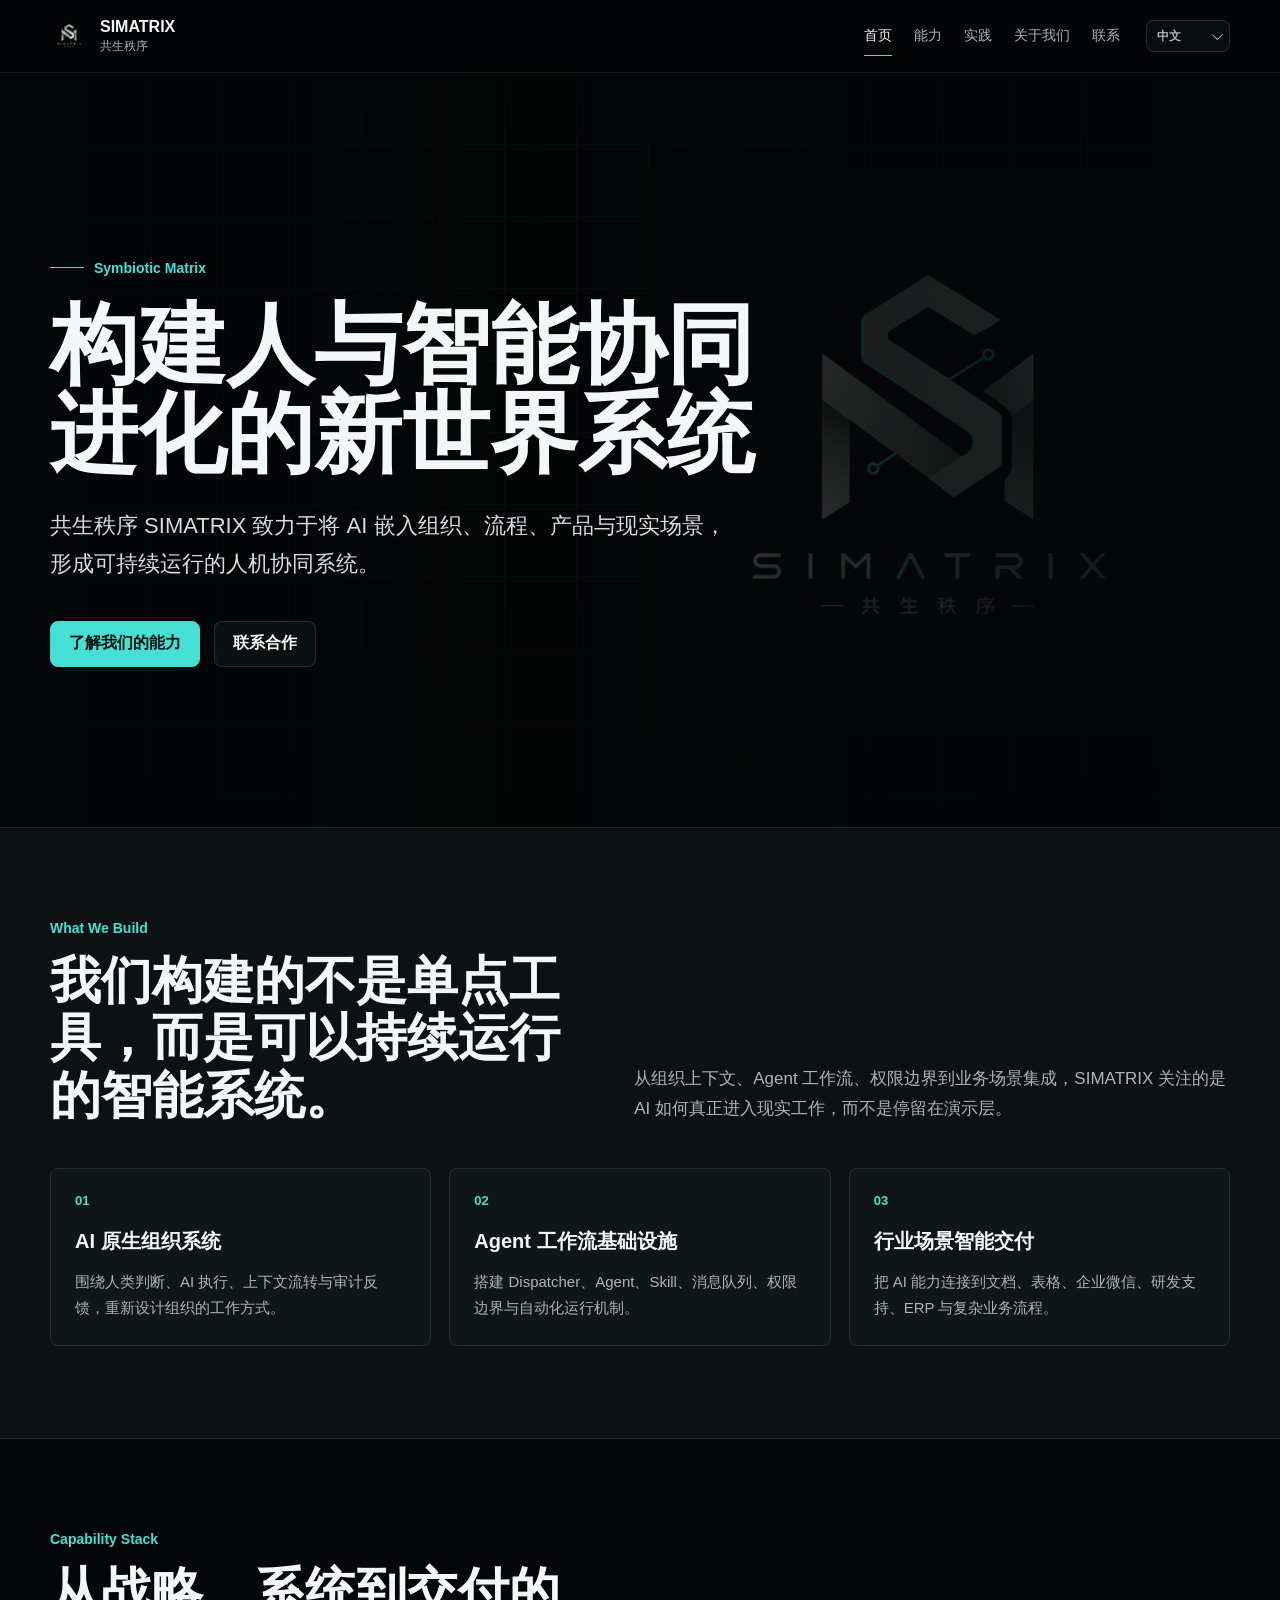
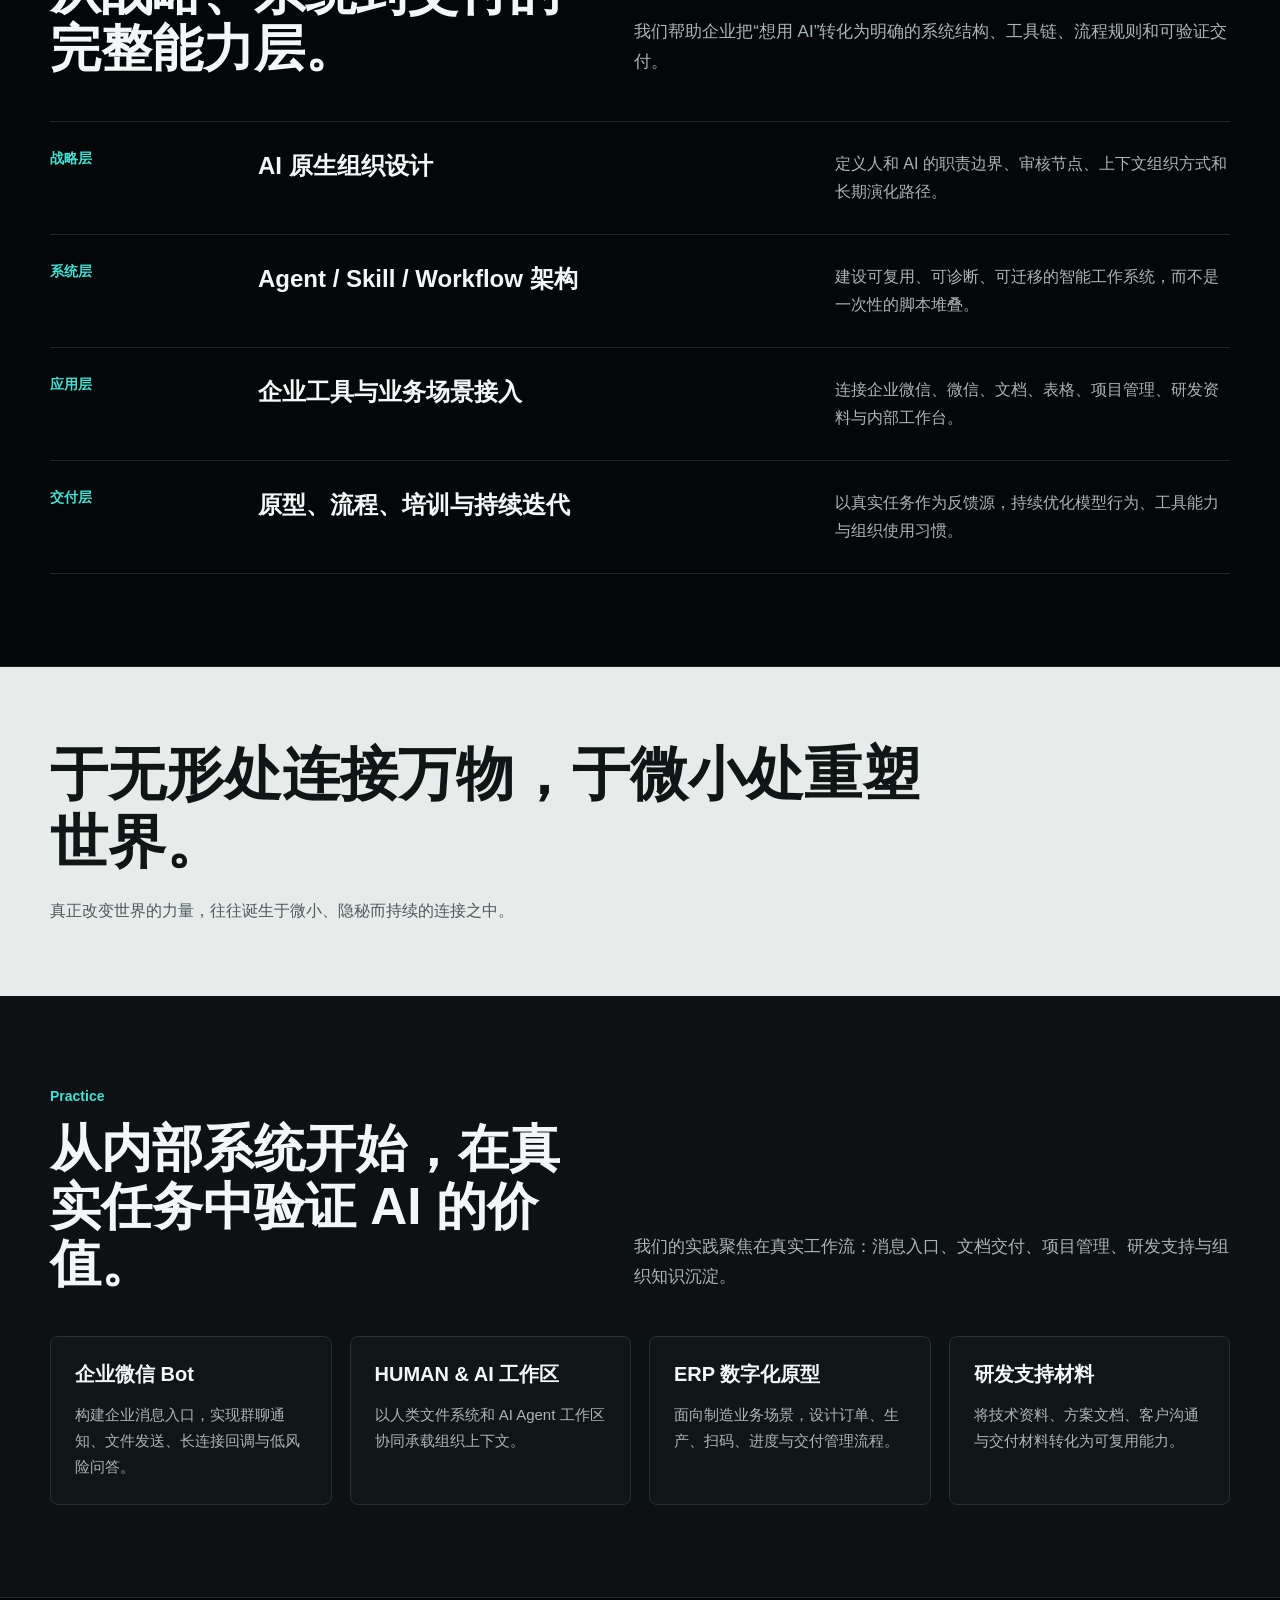
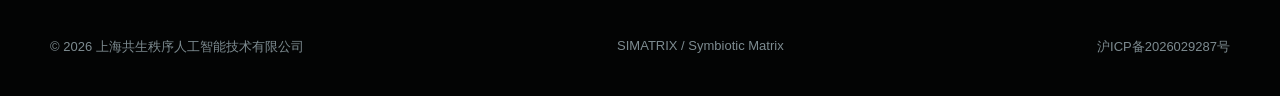
<file: index.html>
<!doctype html>
<html lang="zh-CN">
<head>
  <meta charset="utf-8">
  <meta name="viewport" content="width=device-width, initial-scale=1">
  <title>SIMATRIX 共生秩序 | 人与智能协同进化系统</title>
  <meta name="description" content="共生秩序 SIMATRIX 是一家致力于构建人与智能协同进化系统的人工智能技术公司。">
  <link rel="stylesheet" href="styles.css">
</head>
<body>
  <header class="site-header">
    <nav class="nav" aria-label="主导航">
      <a class="brand" href="index.html">
        <img class="brand-mark" src="assets/simatrix-logo.png" alt="SIMATRIX Logo">
        <span class="brand-name"><strong>SIMATRIX</strong><span>共生秩序</span></span>
      </a>
      <button class="nav-toggle" type="button" aria-label="打开导航" aria-expanded="false">☰</button>
      <div class="nav-links">
        <a class="active" href="index.html">首页</a>
        <a href="capabilities.html">能力</a>
        <a href="work.html">实践</a>
        <a href="about.html">关于我们</a>
        <a href="contact.html">联系</a>
        <div class="lang-switch" aria-label="语言切换">
          <select aria-label="语言切换">
            <option value="zh">中文</option>
            <option value="en">English</option>
            <option value="ja">日本語</option>
            <option value="ko">한국어</option>
          </select>
        </div>
      </div>
    </nav>
  </header>

  <main>
    <section class="hero">
      <div class="hero-inner">
        <div class="eyebrow">Symbiotic Matrix</div>
        <h1>构建人与智能协同进化的新世界系统</h1>
        <p class="hero-copy">共生秩序 SIMATRIX 致力于将 AI 嵌入组织、流程、产品与现实场景，形成可持续运行的人机协同系统。</p>
        <div class="hero-actions">
          <a class="button primary" href="capabilities.html">了解我们的能力</a>
          <a class="button secondary" href="contact.html">联系合作</a>
        </div>
      </div>
    </section>

    <section class="section band-dark">
      <div class="section-inner">
        <div class="section-head">
          <div>
            <div class="section-kicker">What We Build</div>
            <h2>我们构建的不是单点工具，而是可以持续运行的智能系统。</h2>
          </div>
          <p class="section-lead">从组织上下文、Agent 工作流、权限边界到业务场景集成，SIMATRIX 关注的是 AI 如何真正进入现实工作，而不是停留在演示层。</p>
        </div>
        <div class="grid-3">
          <article class="card">
            <div class="card-number">01</div>
            <h3>AI 原生组织系统</h3>
            <p>围绕人类判断、AI 执行、上下文流转与审计反馈，重新设计组织的工作方式。</p>
          </article>
          <article class="card">
            <div class="card-number">02</div>
            <h3>Agent 工作流基础设施</h3>
            <p>搭建 Dispatcher、Agent、Skill、消息队列、权限边界与自动化运行机制。</p>
          </article>
          <article class="card">
            <div class="card-number">03</div>
            <h3>行业场景智能交付</h3>
            <p>把 AI 能力连接到文档、表格、企业微信、研发支持、ERP 与复杂业务流程。</p>
          </article>
        </div>
      </div>
    </section>

    <section class="section">
      <div class="section-inner">
        <div class="section-head">
          <div>
            <div class="section-kicker">Capability Stack</div>
            <h2>从战略、系统到交付的完整能力层。</h2>
          </div>
          <p class="section-lead">我们帮助企业把“想用 AI”转化为明确的系统结构、工具链、流程规则和可验证交付。</p>
        </div>
        <div class="capability-row">
          <strong>战略层</strong>
          <h3>AI 原生组织设计</h3>
          <p>定义人和 AI 的职责边界、审核节点、上下文组织方式和长期演化路径。</p>
        </div>
        <div class="capability-row">
          <strong>系统层</strong>
          <h3>Agent / Skill / Workflow 架构</h3>
          <p>建设可复用、可诊断、可迁移的智能工作系统，而不是一次性的脚本堆叠。</p>
        </div>
        <div class="capability-row">
          <strong>应用层</strong>
          <h3>企业工具与业务场景接入</h3>
          <p>连接企业微信、微信、文档、表格、项目管理、研发资料与内部工作台。</p>
        </div>
        <div class="capability-row">
          <strong>交付层</strong>
          <h3>原型、流程、培训与持续迭代</h3>
          <p>以真实任务作为反馈源，持续优化模型行为、工具能力与组织使用习惯。</p>
        </div>
      </div>
    </section>

    <section class="quote-band">
      <div class="section-inner">
        <p class="quote">于无形处连接万物，于微小处重塑世界。</p>
        <p class="quote-caption">真正改变世界的力量，往往诞生于微小、隐秘而持续的连接之中。</p>
      </div>
    </section>

    <section class="section band-dark">
      <div class="section-inner">
        <div class="section-head">
          <div>
            <div class="section-kicker">Practice</div>
            <h2>从内部系统开始，在真实任务中验证 AI 的价值。</h2>
          </div>
          <p class="section-lead">我们的实践聚焦在真实工作流：消息入口、文档交付、项目管理、研发支持与组织知识沉淀。</p>
        </div>
        <div class="grid-4">
          <article class="card">
            <h3>企业微信 Bot</h3>
            <p>构建企业消息入口，实现群聊通知、文件发送、长连接回调与低风险问答。</p>
          </article>
          <article class="card">
            <h3>HUMAN & AI 工作区</h3>
            <p>以人类文件系统和 AI Agent 工作区协同承载组织上下文。</p>
          </article>
          <article class="card">
            <h3>ERP 数字化原型</h3>
            <p>面向制造业务场景，设计订单、生产、扫码、进度与交付管理流程。</p>
          </article>
          <article class="card">
            <h3>研发支持材料</h3>
            <p>将技术资料、方案文档、客户沟通与交付材料转化为可复用能力。</p>
          </article>
        </div>
      </div>
    </section>
  </main>

  <footer class="site-footer">
    <div class="footer-inner">
      <span class="footer-copyright">© 2026 上海共生秩序人工智能技术有限公司</span>
      <span class="footer-tagline">SIMATRIX / Symbiotic Matrix</span>
      <a class="icp-link" href="https://beian.miit.gov.cn/" target="_blank" rel="noopener noreferrer">沪ICP备2026029287号</a>
    </div>
  </footer>
  <script src="script.js"></script>
</body>
</html>
</file>
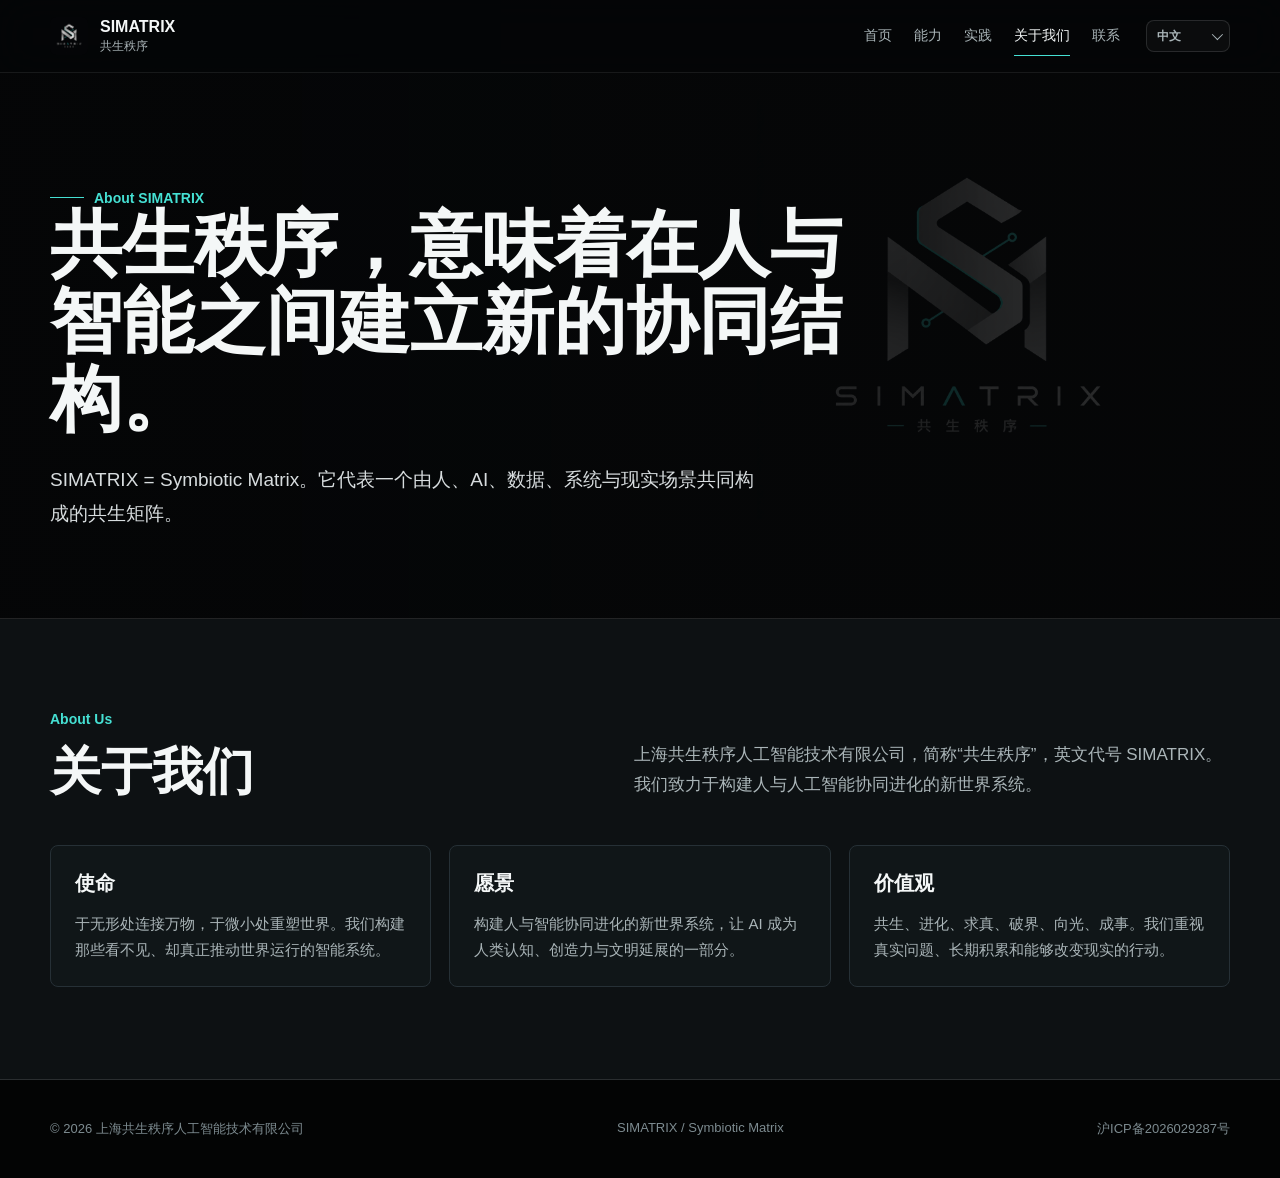
<file: about.html>
<!doctype html>
<html lang="zh-CN">
<head>
  <meta charset="utf-8">
  <meta name="viewport" content="width=device-width, initial-scale=1">
  <title>关于我们 | SIMATRIX 共生秩序</title>
  <meta name="description" content="上海共生秩序人工智能技术有限公司，SIMATRIX，构建人与智能协同进化系统。">
  <link rel="stylesheet" href="styles.css">
</head>
<body>
  <header class="site-header">
    <nav class="nav" aria-label="主导航">
      <a class="brand" href="index.html"><img class="brand-mark" src="assets/simatrix-logo.png" alt="SIMATRIX Logo"><span class="brand-name"><strong>SIMATRIX</strong><span>共生秩序</span></span></a>
      <button class="nav-toggle" type="button" aria-label="打开导航" aria-expanded="false">☰</button>
      <div class="nav-links"><a href="index.html">首页</a><a href="capabilities.html">能力</a><a href="work.html">实践</a><a class="active" href="about.html">关于我们</a><a href="contact.html">联系</a><div class="lang-switch" aria-label="语言切换"><select aria-label="语言切换"><option value="zh">中文</option><option value="en">English</option><option value="ja">日本語</option><option value="ko">한국어</option></select></div></div>
    </nav>
  </header>

  <main>
    <section class="page-hero">
      <div class="section-inner">
        <div class="eyebrow">About SIMATRIX</div>
        <h1>共生秩序，意味着在人与智能之间建立新的协同结构。</h1>
        <p>SIMATRIX = Symbiotic Matrix。它代表一个由人、AI、数据、系统与现实场景共同构成的共生矩阵。</p>
      </div>
    </section>

    <section class="section band-dark" id="about">
      <div class="section-inner">
        <div class="section-head">
          <div>
            <div class="section-kicker">About Us</div>
            <h2>关于我们</h2>
          </div>
          <p class="section-lead">上海共生秩序人工智能技术有限公司，简称“共生秩序”，英文代号 SIMATRIX。我们致力于构建人与人工智能协同进化的新世界系统。</p>
        </div>
        <div class="grid-3">
          <article class="card">
            <h3>使命</h3>
            <p>于无形处连接万物，于微小处重塑世界。我们构建那些看不见、却真正推动世界运行的智能系统。</p>
          </article>
          <article class="card">
            <h3>愿景</h3>
            <p>构建人与智能协同进化的新世界系统，让 AI 成为人类认知、创造力与文明延展的一部分。</p>
          </article>
          <article class="card">
            <h3>价值观</h3>
            <p>共生、进化、求真、破界、向光、成事。我们重视真实问题、长期积累和能够改变现实的行动。</p>
          </article>
        </div>
      </div>
    </section>

  </main>

  <footer class="site-footer"><div class="footer-inner"><span class="footer-copyright">© 2026 上海共生秩序人工智能技术有限公司</span><span class="footer-tagline">SIMATRIX / Symbiotic Matrix</span><a class="icp-link" href="https://beian.miit.gov.cn/" target="_blank" rel="noopener noreferrer">沪ICP备2026029287号</a></div></footer>
  <script src="script.js"></script>
</body>
</html>
</file>
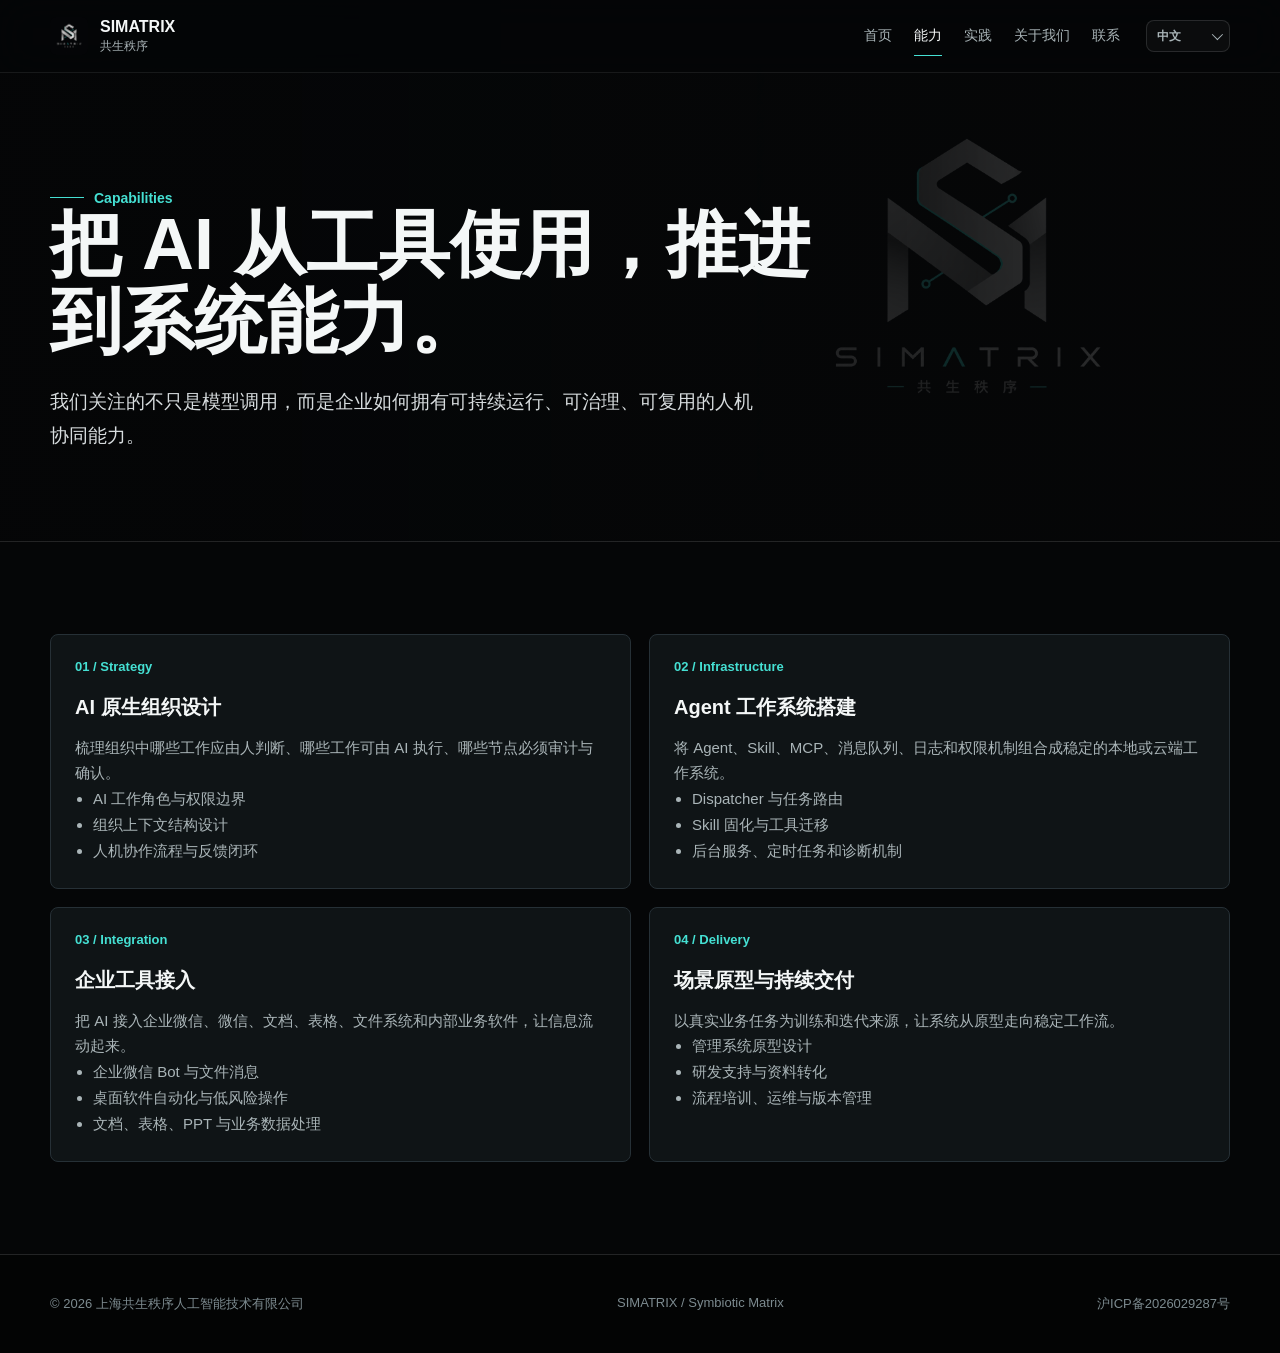
<file: capabilities.html>
<!doctype html>
<html lang="zh-CN">
<head>
  <meta charset="utf-8">
  <meta name="viewport" content="width=device-width, initial-scale=1">
  <title>能力 | SIMATRIX 共生秩序</title>
  <meta name="description" content="共生秩序的 AI 原生组织、Agent 工作流、企业工具接入与行业场景智能交付能力。">
  <link rel="stylesheet" href="styles.css">
</head>
<body>
  <header class="site-header">
    <nav class="nav" aria-label="主导航">
      <a class="brand" href="index.html"><img class="brand-mark" src="assets/simatrix-logo.png" alt="SIMATRIX Logo"><span class="brand-name"><strong>SIMATRIX</strong><span>共生秩序</span></span></a>
      <button class="nav-toggle" type="button" aria-label="打开导航" aria-expanded="false">☰</button>
      <div class="nav-links"><a href="index.html">首页</a><a class="active" href="capabilities.html">能力</a><a href="work.html">实践</a><a href="about.html">关于我们</a><a href="contact.html">联系</a><div class="lang-switch" aria-label="语言切换"><select aria-label="语言切换"><option value="zh">中文</option><option value="en">English</option><option value="ja">日本語</option><option value="ko">한국어</option></select></div></div>
    </nav>
  </header>

  <main>
    <section class="page-hero">
      <div class="section-inner">
        <div class="eyebrow">Capabilities</div>
        <h1>把 AI 从工具使用，推进到系统能力。</h1>
        <p>我们关注的不只是模型调用，而是企业如何拥有可持续运行、可治理、可复用的人机协同能力。</p>
      </div>
    </section>

    <section class="section">
      <div class="section-inner">
        <div class="grid-2">
          <article class="card">
            <div class="card-number">01 / Strategy</div>
            <h3>AI 原生组织设计</h3>
            <p>梳理组织中哪些工作应由人判断、哪些工作可由 AI 执行、哪些节点必须审计与确认。</p>
            <ul>
              <li>AI 工作角色与权限边界</li>
              <li>组织上下文结构设计</li>
              <li>人机协作流程与反馈闭环</li>
            </ul>
          </article>
          <article class="card">
            <div class="card-number">02 / Infrastructure</div>
            <h3>Agent 工作系统搭建</h3>
            <p>将 Agent、Skill、MCP、消息队列、日志和权限机制组合成稳定的本地或云端工作系统。</p>
            <ul>
              <li>Dispatcher 与任务路由</li>
              <li>Skill 固化与工具迁移</li>
              <li>后台服务、定时任务和诊断机制</li>
            </ul>
          </article>
          <article class="card">
            <div class="card-number">03 / Integration</div>
            <h3>企业工具接入</h3>
            <p>把 AI 接入企业微信、微信、文档、表格、文件系统和内部业务软件，让信息流动起来。</p>
            <ul>
              <li>企业微信 Bot 与文件消息</li>
              <li>桌面软件自动化与低风险操作</li>
              <li>文档、表格、PPT 与业务数据处理</li>
            </ul>
          </article>
          <article class="card">
            <div class="card-number">04 / Delivery</div>
            <h3>场景原型与持续交付</h3>
            <p>以真实业务任务为训练和迭代来源，让系统从原型走向稳定工作流。</p>
            <ul>
              <li>管理系统原型设计</li>
              <li>研发支持与资料转化</li>
              <li>流程培训、运维与版本管理</li>
            </ul>
          </article>
        </div>
      </div>
    </section>
  </main>

  <footer class="site-footer"><div class="footer-inner"><span class="footer-copyright">© 2026 上海共生秩序人工智能技术有限公司</span><span class="footer-tagline">SIMATRIX / Symbiotic Matrix</span><a class="icp-link" href="https://beian.miit.gov.cn/" target="_blank" rel="noopener noreferrer">沪ICP备2026029287号</a></div></footer>
  <script src="script.js"></script>
</body>
</html>
</file>
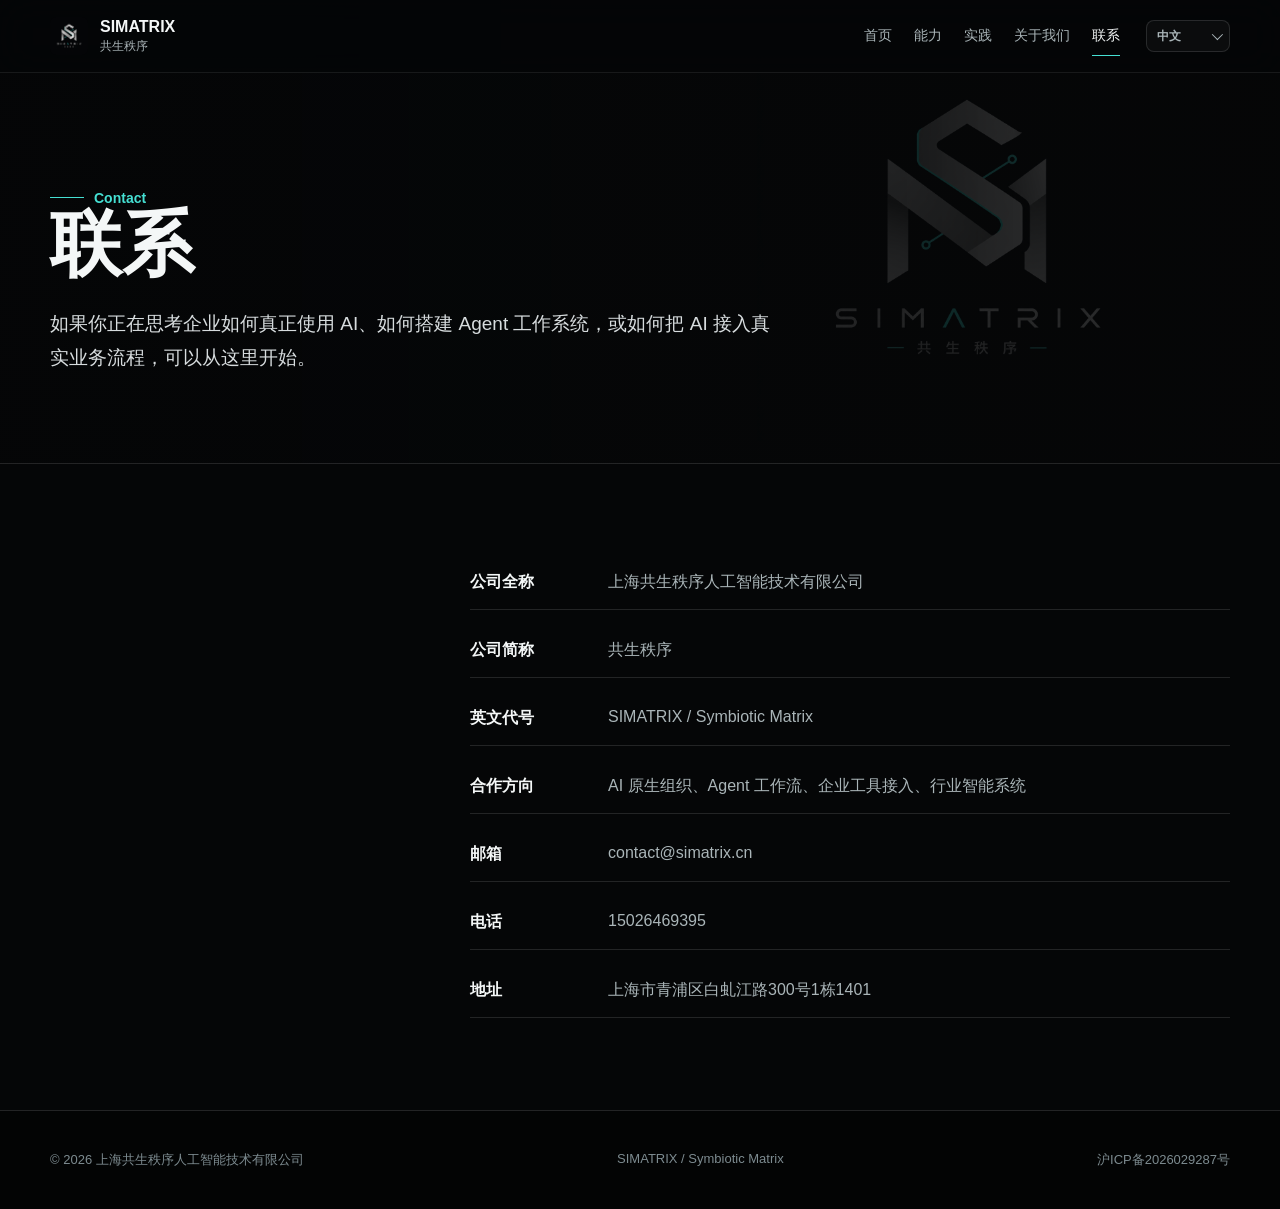
<file: contact.html>
<!doctype html>
<html lang="zh-CN">
<head>
  <meta charset="utf-8">
  <meta name="viewport" content="width=device-width, initial-scale=1">
  <title>联系 | SIMATRIX 共生秩序</title>
  <meta name="description" content="联系上海共生秩序人工智能技术有限公司，了解 AI 原生组织、Agent 工作流和企业智能系统合作。">
  <link rel="stylesheet" href="styles.css">
</head>
<body>
  <header class="site-header">
    <nav class="nav" aria-label="主导航">
      <a class="brand" href="index.html"><img class="brand-mark" src="assets/simatrix-logo.png" alt="SIMATRIX Logo"><span class="brand-name"><strong>SIMATRIX</strong><span>共生秩序</span></span></a>
      <button class="nav-toggle" type="button" aria-label="打开导航" aria-expanded="false">☰</button>
      <div class="nav-links"><a href="index.html">首页</a><a href="capabilities.html">能力</a><a href="work.html">实践</a><a href="about.html">关于我们</a><a class="active" href="contact.html">联系</a><div class="lang-switch" aria-label="语言切换"><select aria-label="语言切换"><option value="zh">中文</option><option value="en">English</option><option value="ja">日本語</option><option value="ko">한국어</option></select></div></div>
    </nav>
  </header>

  <main>
    <section class="page-hero contact-hero">
      <div class="section-inner">
        <div class="eyebrow">Contact</div>
        <h1>联系</h1>
        <p>如果你正在思考企业如何真正使用 AI、如何搭建 Agent 工作系统，或如何把 AI 接入真实业务流程，可以从这里开始。</p>
      </div>
    </section>

    <section class="section" id="contact">
      <div class="section-inner contact-panel">
        <div class="info-list">
          <div class="info-line"><strong>公司全称</strong><span>上海共生秩序人工智能技术有限公司</span></div>
          <div class="info-line"><strong>公司简称</strong><span>共生秩序</span></div>
          <div class="info-line"><strong>英文代号</strong><span>SIMATRIX / Symbiotic Matrix</span></div>
          <div class="info-line"><strong>合作方向</strong><span>AI 原生组织、Agent 工作流、企业工具接入、行业智能系统</span></div>
          <div class="info-line"><strong>邮箱</strong><span><a href="mailto:contact@simatrix.cn">contact@simatrix.cn</a></span></div>
          <div class="info-line"><strong>电话</strong><span><a href="tel:+8615026469395">15026469395</a></span></div>
          <div class="info-line"><strong>地址</strong><span>上海市青浦区白虬江路300号1栋1401</span></div>
        </div>
      </div>
    </section>
  </main>

  <footer class="site-footer"><div class="footer-inner"><span class="footer-copyright">© 2026 上海共生秩序人工智能技术有限公司</span><span class="footer-tagline">SIMATRIX / Symbiotic Matrix</span><a class="icp-link" href="https://beian.miit.gov.cn/" target="_blank" rel="noopener noreferrer">沪ICP备2026029287号</a></div></footer>
  <script src="script.js?v=20260720-contact"></script>
</body>
</html>
</file>
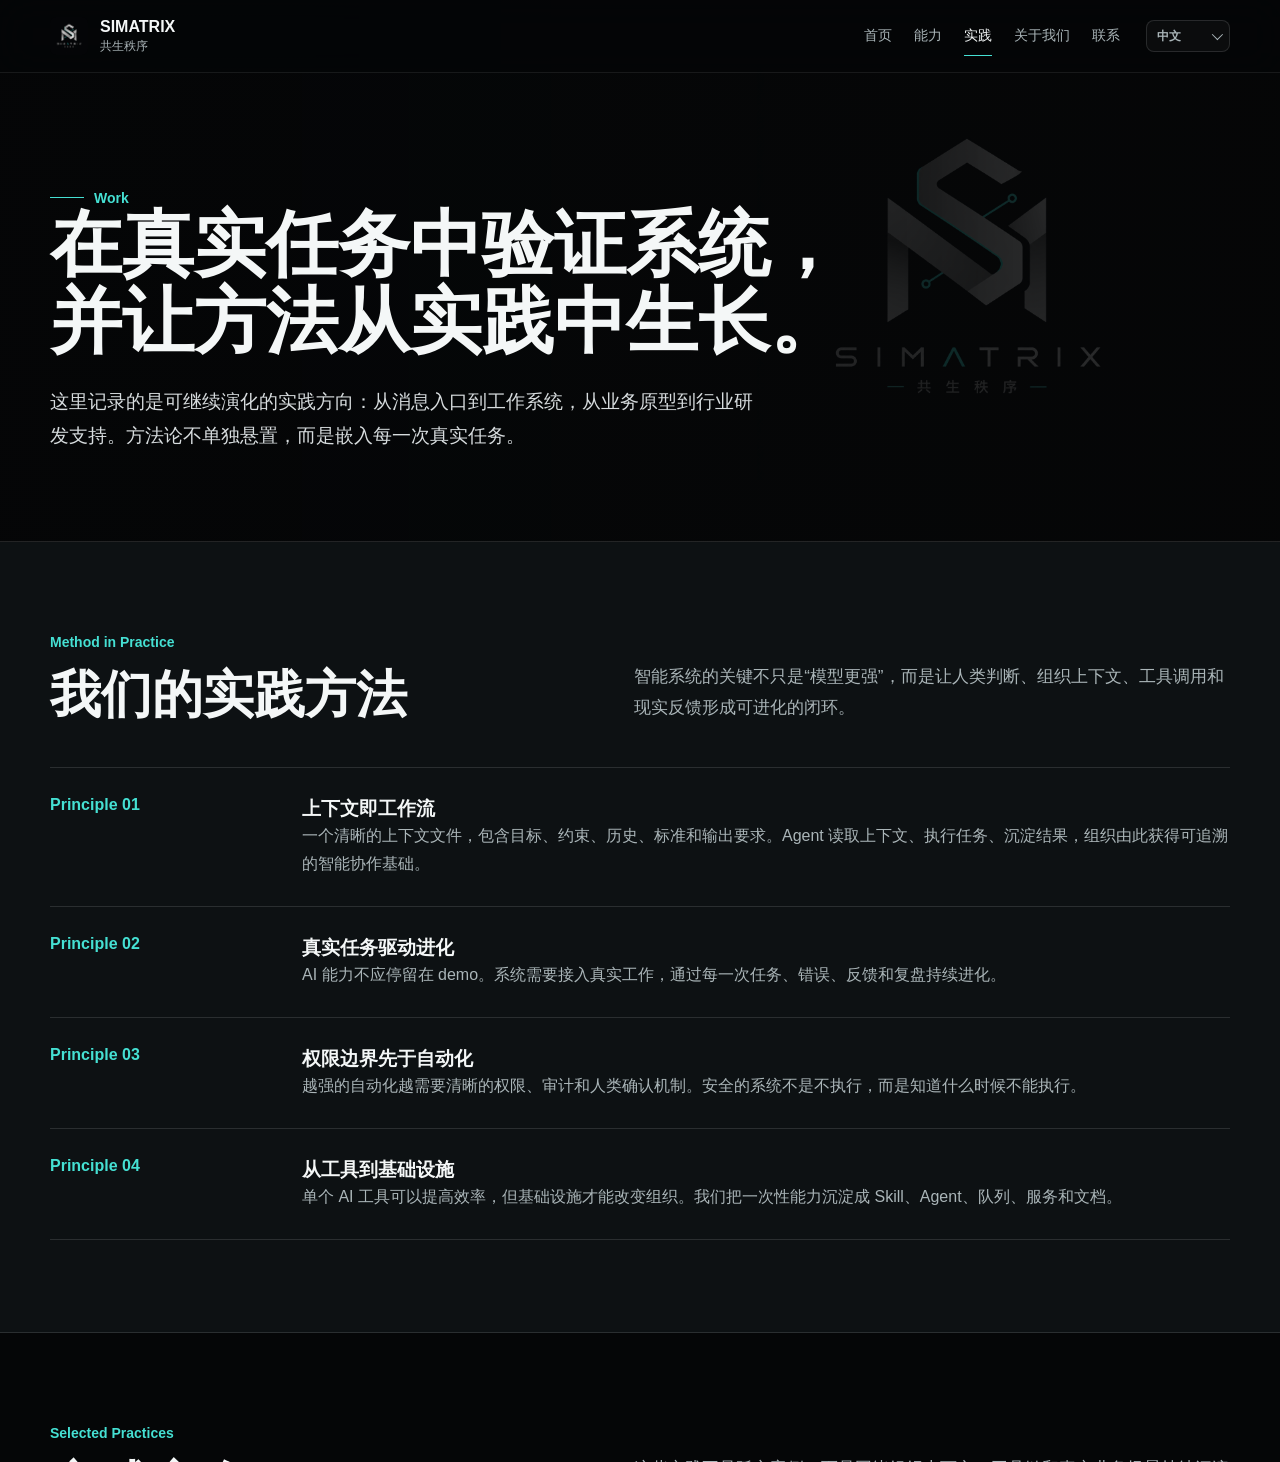
<file: methodology.html>
<!doctype html>
<html lang="zh-CN">
<head>
  <meta charset="utf-8">
  <meta name="viewport" content="width=device-width, initial-scale=1">
  <meta http-equiv="refresh" content="0; url=work.html">
  <title>方法论已整合至实践 | SIMATRIX 共生秩序</title>
  <link rel="stylesheet" href="styles.css">
</head>
<body>
  <main class="page-hero">
    <div class="section-inner">
      <div class="eyebrow">Redirect</div>
      <h1>方法论已整合到实践页面。</h1>
      <p>如果页面没有自动跳转，请打开 <a href="work.html">实践</a>。</p>
    </div>
  </main>
</body>
</html>
</file>
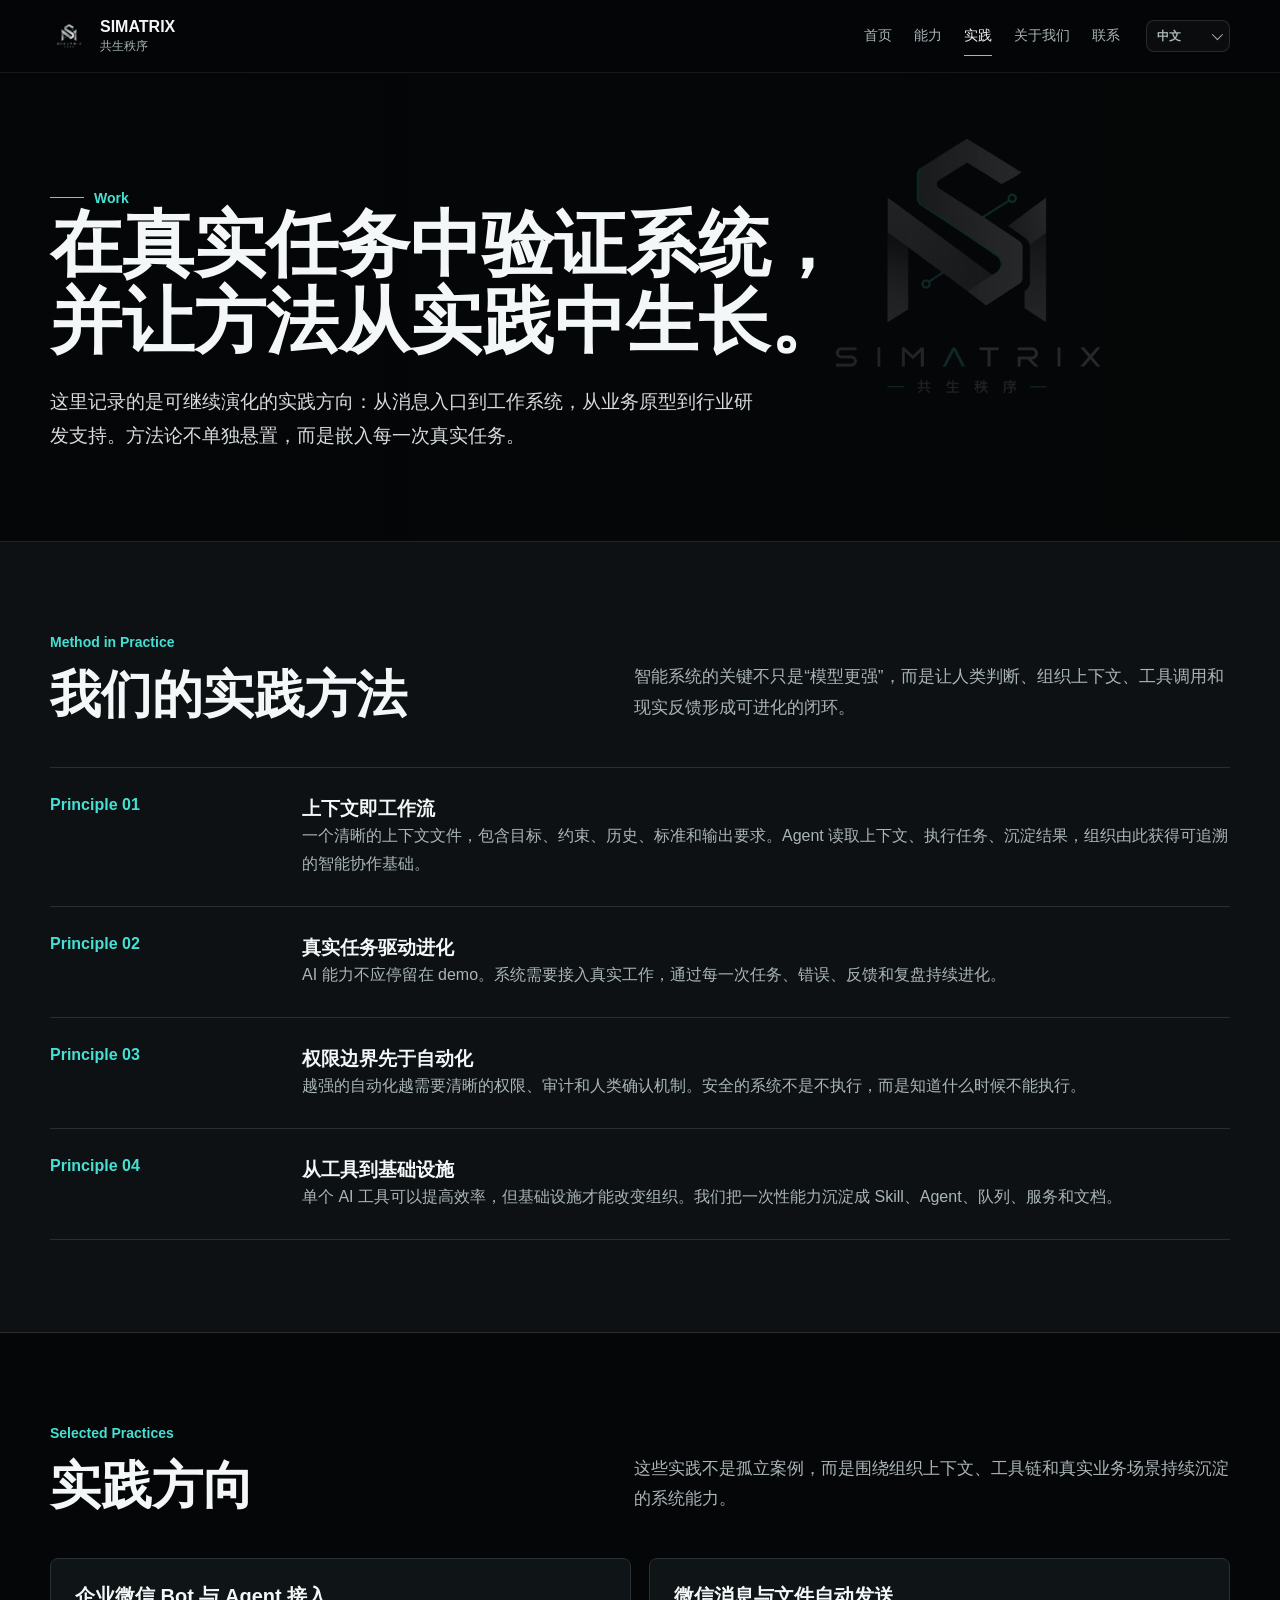
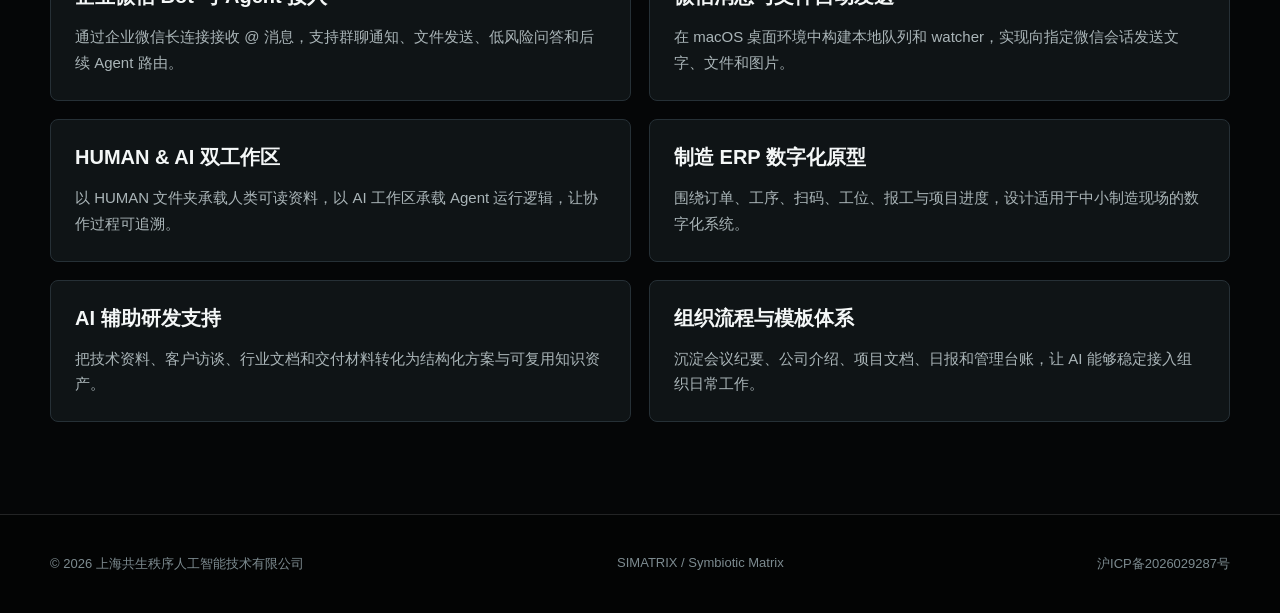
<file: work.html>
<!doctype html>
<html lang="zh-CN">
<head>
  <meta charset="utf-8">
  <meta name="viewport" content="width=device-width, initial-scale=1">
  <title>实践 | SIMATRIX 共生秩序</title>
  <meta name="description" content="共生秩序的 AI 系统实践、企业工具接入、ERP 原型、研发支持与方法论。">
  <link rel="stylesheet" href="styles.css">
</head>
<body>
  <header class="site-header">
    <nav class="nav" aria-label="主导航">
      <a class="brand" href="index.html"><img class="brand-mark" src="assets/simatrix-logo.png" alt="SIMATRIX Logo"><span class="brand-name"><strong>SIMATRIX</strong><span>共生秩序</span></span></a>
      <button class="nav-toggle" type="button" aria-label="打开导航" aria-expanded="false">☰</button>
      <div class="nav-links"><a href="index.html">首页</a><a href="capabilities.html">能力</a><a class="active" href="work.html">实践</a><a href="about.html">关于我们</a><a href="contact.html">联系</a><div class="lang-switch" aria-label="语言切换"><select aria-label="语言切换"><option value="zh">中文</option><option value="en">English</option><option value="ja">日本語</option><option value="ko">한국어</option></select></div></div>
    </nav>
  </header>

  <main>
    <section class="page-hero">
      <div class="section-inner">
        <div class="eyebrow">Work</div>
        <h1>在真实任务中验证系统，并让方法从实践中生长。</h1>
        <p>这里记录的是可继续演化的实践方向：从消息入口到工作系统，从业务原型到行业研发支持。方法论不单独悬置，而是嵌入每一次真实任务。</p>
      </div>
    </section>

    <section class="section band-dark">
      <div class="section-inner">
        <div class="section-head">
          <div>
            <div class="section-kicker">Method in Practice</div>
            <h2>我们的实践方法</h2>
          </div>
          <p class="section-lead">智能系统的关键不只是“模型更强”，而是让人类判断、组织上下文、工具调用和现实反馈形成可进化的闭环。</p>
        </div>
        <div class="timeline">
          <div class="timeline-item">
            <span>Principle 01</span>
            <div>
              <h3>上下文即工作流</h3>
              <p>一个清晰的上下文文件，包含目标、约束、历史、标准和输出要求。Agent 读取上下文、执行任务、沉淀结果，组织由此获得可追溯的智能协作基础。</p>
            </div>
          </div>
          <div class="timeline-item">
            <span>Principle 02</span>
            <div>
              <h3>真实任务驱动进化</h3>
              <p>AI 能力不应停留在 demo。系统需要接入真实工作，通过每一次任务、错误、反馈和复盘持续进化。</p>
            </div>
          </div>
          <div class="timeline-item">
            <span>Principle 03</span>
            <div>
              <h3>权限边界先于自动化</h3>
              <p>越强的自动化越需要清晰的权限、审计和人类确认机制。安全的系统不是不执行，而是知道什么时候不能执行。</p>
            </div>
          </div>
          <div class="timeline-item">
            <span>Principle 04</span>
            <div>
              <h3>从工具到基础设施</h3>
              <p>单个 AI 工具可以提高效率，但基础设施才能改变组织。我们把一次性能力沉淀成 Skill、Agent、队列、服务和文档。</p>
            </div>
          </div>
        </div>
      </div>
    </section>

    <section class="section">
      <div class="section-inner">
        <div class="section-head">
          <div>
            <div class="section-kicker">Selected Practices</div>
            <h2>实践方向</h2>
          </div>
          <p class="section-lead">这些实践不是孤立案例，而是围绕组织上下文、工具链和真实业务场景持续沉淀的系统能力。</p>
        </div>
        <div class="grid-2">
          <article class="card">
            <h3>企业微信 Bot 与 Agent 接入</h3>
            <p>通过企业微信长连接接收 @ 消息，支持群聊通知、文件发送、低风险问答和后续 Agent 路由。</p>
          </article>
          <article class="card">
            <h3>微信消息与文件自动发送</h3>
            <p>在 macOS 桌面环境中构建本地队列和 watcher，实现向指定微信会话发送文字、文件和图片。</p>
          </article>
          <article class="card">
            <h3>HUMAN & AI 双工作区</h3>
            <p>以 HUMAN 文件夹承载人类可读资料，以 AI 工作区承载 Agent 运行逻辑，让协作过程可追溯。</p>
          </article>
          <article class="card">
            <h3>制造 ERP 数字化原型</h3>
            <p>围绕订单、工序、扫码、工位、报工与项目进度，设计适用于中小制造现场的数字化系统。</p>
          </article>
          <article class="card">
            <h3>AI 辅助研发支持</h3>
            <p>把技术资料、客户访谈、行业文档和交付材料转化为结构化方案与可复用知识资产。</p>
          </article>
          <article class="card">
            <h3>组织流程与模板体系</h3>
            <p>沉淀会议纪要、公司介绍、项目文档、日报和管理台账，让 AI 能够稳定接入组织日常工作。</p>
          </article>
        </div>
      </div>
    </section>
  </main>

  <footer class="site-footer"><div class="footer-inner"><span class="footer-copyright">© 2026 上海共生秩序人工智能技术有限公司</span><span class="footer-tagline">SIMATRIX / Symbiotic Matrix</span><a class="icp-link" href="https://beian.miit.gov.cn/" target="_blank" rel="noopener noreferrer">沪ICP备2026029287号</a></div></footer>
  <script src="script.js"></script>
</body>
</html>
</file>
<file: styles.css>
:root {
  color-scheme: dark;
  --bg: #050607;
  --bg-soft: #0d1113;
  --panel: #11171a;
  --panel-line: #263036;
  --text: #f4f7f7;
  --muted: #aab5b8;
  --subtle: #7d8b90;
  --cyan: #45e0d3;
  --silver: #d7dcde;
  --warm: #c7bba4;
  --line: rgba(255, 255, 255, 0.12);
  --max: 1180px;
  font-family: Inter, "SF Pro Display", "PingFang SC", "Microsoft YaHei", Arial, sans-serif;
}

* {
  box-sizing: border-box;
}

html {
  scroll-behavior: smooth;
}

#about,
#contact {
  scroll-margin-top: 72px;
}

body {
  margin: 0;
  background: var(--bg);
  color: var(--text);
}

a {
  color: inherit;
  text-decoration: none;
}

img {
  max-width: 100%;
  display: block;
}

.site-header {
  position: fixed;
  inset: 0 0 auto 0;
  z-index: 20;
  border-bottom: 1px solid rgba(255, 255, 255, 0.08);
  background: rgba(5, 6, 7, 0.78);
  backdrop-filter: blur(18px);
}

.nav {
  width: min(var(--max), calc(100% - 40px));
  margin: 0 auto;
  min-height: 72px;
  display: flex;
  align-items: center;
  justify-content: space-between;
  gap: 24px;
}

.brand {
  display: flex;
  align-items: center;
  gap: 12px;
  min-width: 0;
}

.brand-mark {
  width: 38px;
  height: 38px;
  object-fit: cover;
  border-radius: 6px;
}

.brand-name {
  display: grid;
  gap: 2px;
}

.brand-name strong {
  font-size: 16px;
  font-weight: 700;
}

.brand-name span {
  font-size: 12px;
  color: var(--muted);
}

.nav-links {
  display: flex;
  align-items: center;
  gap: 22px;
  color: var(--muted);
  font-size: 14px;
}

.nav-links a {
  padding: 10px 0;
  border-bottom: 1px solid transparent;
}

.nav-links a:hover,
.nav-links a.active {
  color: var(--text);
  border-color: var(--cyan);
}

.lang-switch {
  position: relative;
  display: inline-flex;
  align-items: center;
  margin-left: 4px;
}

.lang-switch select {
  min-height: 32px;
  max-width: 112px;
  padding: 0 28px 0 10px;
  border: 1px solid var(--line);
  border-radius: 8px;
  background: rgba(255, 255, 255, 0.03);
  color: var(--muted);
  font: inherit;
  font-size: 12px;
  font-weight: 650;
  cursor: pointer;
  appearance: none;
}

.lang-switch::after {
  content: "";
  position: absolute;
  right: 10px;
  width: 7px;
  height: 7px;
  border-right: 1px solid currentColor;
  border-bottom: 1px solid currentColor;
  color: var(--muted);
  pointer-events: none;
  transform: rotate(45deg) translateY(-2px);
}

.lang-switch select:hover,
.lang-switch select:focus {
  border-color: var(--cyan);
  color: var(--text);
  outline: none;
}

.nav-toggle {
  display: none;
  width: 42px;
  height: 42px;
  border: 1px solid var(--line);
  border-radius: 8px;
  background: transparent;
  color: var(--text);
  font-size: 22px;
}

.hero {
  min-height: 92vh;
  position: relative;
  display: grid;
  align-items: center;
  overflow: hidden;
  border-bottom: 1px solid var(--line);
}

.hero::before {
  content: "";
  position: absolute;
  inset: 0;
  background-image:
    linear-gradient(rgba(69, 224, 211, 0.08) 1px, transparent 1px),
    linear-gradient(90deg, rgba(69, 224, 211, 0.08) 1px, transparent 1px);
  background-size: 72px 72px;
  mask-image: linear-gradient(to bottom, transparent, black 18%, black 70%, transparent);
}

.hero::after {
  content: "";
  position: absolute;
  inset: 72px 0 0 0;
  background:
    linear-gradient(90deg, rgba(5, 6, 7, 0.96) 0%, rgba(5, 6, 7, 0.74) 42%, rgba(5, 6, 7, 0.96) 100%),
    url("assets/simatrix-logo.png") center right 10% / min(560px, 58vw) no-repeat;
  opacity: 0.92;
}

.hero-inner {
  position: relative;
  z-index: 1;
  width: min(var(--max), calc(100% - 40px));
  margin: 88px auto 0;
  padding: 90px 0 84px;
}

.eyebrow {
  display: inline-flex;
  align-items: center;
  gap: 10px;
  color: var(--cyan);
  font-size: 14px;
  font-weight: 650;
}

.eyebrow::before {
  content: "";
  width: 34px;
  height: 1px;
  background: var(--cyan);
}

h1,
h2,
h3,
p {
  margin: 0;
}

.hero h1 {
  margin-top: 24px;
  max-width: 760px;
  font-size: clamp(42px, 7vw, 88px);
  line-height: 1.02;
  font-weight: 760;
}

.hero-copy {
  margin-top: 28px;
  max-width: 680px;
  color: var(--silver);
  font-size: clamp(17px, 2vw, 22px);
  line-height: 1.72;
}

.hero-actions {
  margin-top: 38px;
  display: flex;
  flex-wrap: wrap;
  gap: 14px;
}

.button {
  display: inline-flex;
  align-items: center;
  justify-content: center;
  min-height: 46px;
  padding: 0 18px;
  border-radius: 8px;
  border: 1px solid var(--line);
  font-weight: 650;
  white-space: nowrap;
}

.button.primary {
  background: var(--cyan);
  border-color: var(--cyan);
  color: #02110f;
}

.button.secondary {
  color: var(--text);
  background: rgba(255, 255, 255, 0.04);
}

.section {
  border-bottom: 1px solid var(--line);
}

.section-inner {
  width: min(var(--max), calc(100% - 40px));
  margin: 0 auto;
  padding: 92px 0;
}

.section-head {
  display: grid;
  grid-template-columns: minmax(0, 0.9fr) minmax(280px, 1fr);
  gap: 48px;
  align-items: end;
  margin-bottom: 44px;
}

.section-kicker {
  color: var(--cyan);
  font-size: 14px;
  font-weight: 700;
  margin-bottom: 16px;
}

.section h2 {
  font-size: clamp(30px, 4vw, 52px);
  line-height: 1.12;
}

.section-lead {
  color: var(--muted);
  font-size: 17px;
  line-height: 1.78;
}

.band-dark {
  background: var(--bg-soft);
}

.grid-3,
.grid-4,
.grid-2 {
  display: grid;
  gap: 18px;
}

.grid-3 {
  grid-template-columns: repeat(3, minmax(0, 1fr));
}

.grid-4 {
  grid-template-columns: repeat(4, minmax(0, 1fr));
}

.grid-2 {
  grid-template-columns: repeat(2, minmax(0, 1fr));
}

.card {
  border: 1px solid var(--panel-line);
  border-radius: 8px;
  background: rgba(17, 23, 26, 0.84);
  padding: 24px;
}

.card-number {
  color: var(--cyan);
  font-size: 13px;
  font-weight: 760;
  margin-bottom: 20px;
}

.card h3 {
  font-size: 20px;
  line-height: 1.35;
  margin-bottom: 14px;
}

.card p,
.card li {
  color: var(--muted);
  line-height: 1.72;
  font-size: 15px;
}

.card ul {
  margin: 0;
  padding-left: 18px;
}

.capability-row {
  display: grid;
  grid-template-columns: 180px minmax(0, 1fr) minmax(260px, 0.72fr);
  gap: 28px;
  padding: 28px 0;
  border-top: 1px solid var(--line);
}

.capability-row:last-child {
  border-bottom: 1px solid var(--line);
}

.capability-row strong {
  color: var(--cyan);
  font-size: 14px;
}

.capability-row h3 {
  font-size: 24px;
}

.capability-row p {
  color: var(--muted);
  line-height: 1.75;
}

.quote-band {
  background: #e7ebe9;
  color: #101516;
}

.quote-band .section-inner {
  padding: 74px 0;
}

.quote {
  max-width: 920px;
  font-size: clamp(28px, 4.5vw, 58px);
  line-height: 1.18;
  font-weight: 760;
}

.quote-caption {
  margin-top: 24px;
  color: #4d5b5d;
}

.timeline {
  display: grid;
  gap: 0;
  border-top: 1px solid var(--line);
}

.timeline-item {
  display: grid;
  grid-template-columns: 220px minmax(0, 1fr);
  gap: 32px;
  padding: 28px 0;
  border-bottom: 1px solid var(--line);
}

.timeline-item span {
  color: var(--cyan);
  font-weight: 760;
}

.timeline-item p {
  color: var(--muted);
  line-height: 1.75;
}

.page-hero {
  padding-top: 72px;
  border-bottom: 1px solid var(--line);
  background:
    linear-gradient(90deg, rgba(5, 6, 7, 0.96), rgba(5, 6, 7, 0.82)),
    url("assets/simatrix-logo.png") center right 12% / min(420px, 50vw) no-repeat;
}

.page-hero .section-inner {
  padding: 112px 0 88px;
}

.page-hero h1 {
  max-width: 800px;
  font-size: clamp(38px, 6vw, 72px);
  line-height: 1.08;
}

.page-hero p {
  max-width: 720px;
  margin-top: 24px;
  color: var(--silver);
  font-size: 19px;
  line-height: 1.78;
}

.contact-panel {
  display: block;
}

.info-list {
  display: grid;
  gap: 14px;
  width: min(760px, 100%);
  margin-left: auto;
}

.info-line {
  display: grid;
  grid-template-columns: 120px minmax(0, 1fr);
  gap: 18px;
  padding: 16px 0;
  border-bottom: 1px solid var(--line);
  color: var(--muted);
}

.info-line strong {
  color: var(--text);
}

.site-footer {
  background: #030404;
}

.footer-inner {
  width: min(var(--max), calc(100% - 40px));
  margin: 0 auto;
  padding: 40px 0;
  display: flex;
  justify-content: space-between;
  gap: 24px;
  color: var(--subtle);
  font-size: 13px;
}

.icp-link {
  color: inherit;
  text-decoration: none;
}

.icp-link:hover,
.icp-link:focus-visible {
  color: var(--text);
  text-decoration: underline;
}

@media (max-width: 900px) {
  .nav-links {
    position: absolute;
    top: 72px;
    left: 0;
    right: 0;
    display: none;
    flex-direction: column;
    align-items: stretch;
    gap: 0;
    padding: 14px 20px 20px;
    background: rgba(5, 6, 7, 0.96);
    border-bottom: 1px solid var(--line);
  }

  .nav-links.open {
    display: flex;
  }

  .nav-links a {
    padding: 14px 0;
  }

  .lang-switch {
    margin: 12px 0 0;
    padding-top: 14px;
    border-top: 1px solid var(--line);
  }

  .lang-switch select {
    width: 100%;
    max-width: none;
  }

  .nav-toggle {
    display: inline-grid;
    place-items: center;
  }

  .hero::after,
  .page-hero {
    background:
      linear-gradient(90deg, rgba(5, 6, 7, 0.96), rgba(5, 6, 7, 0.84)),
      url("assets/simatrix-logo.png") center 28% / min(440px, 86vw) no-repeat;
  }

  .section-head {
    grid-template-columns: 1fr;
  }

  .grid-4,
  .grid-3,
  .grid-2 {
    grid-template-columns: 1fr;
  }

  .capability-row,
  .timeline-item {
    grid-template-columns: 1fr;
    gap: 12px;
  }
}

@media (max-width: 560px) {
  .nav {
    width: min(var(--max), calc(100% - 28px));
  }

  .brand-name span {
    display: none;
  }

  .hero-inner,
  .section-inner,
  .footer-inner {
    width: min(var(--max), calc(100% - 28px));
  }

  .hero-inner {
    padding: 72px 0 64px;
  }

  .section-inner {
    padding: 68px 0;
  }

  .info-line {
    grid-template-columns: 1fr;
    gap: 6px;
  }

  .info-list {
    margin-left: 0;
  }

  .footer-inner {
    flex-direction: column;
  }
}
</file>
